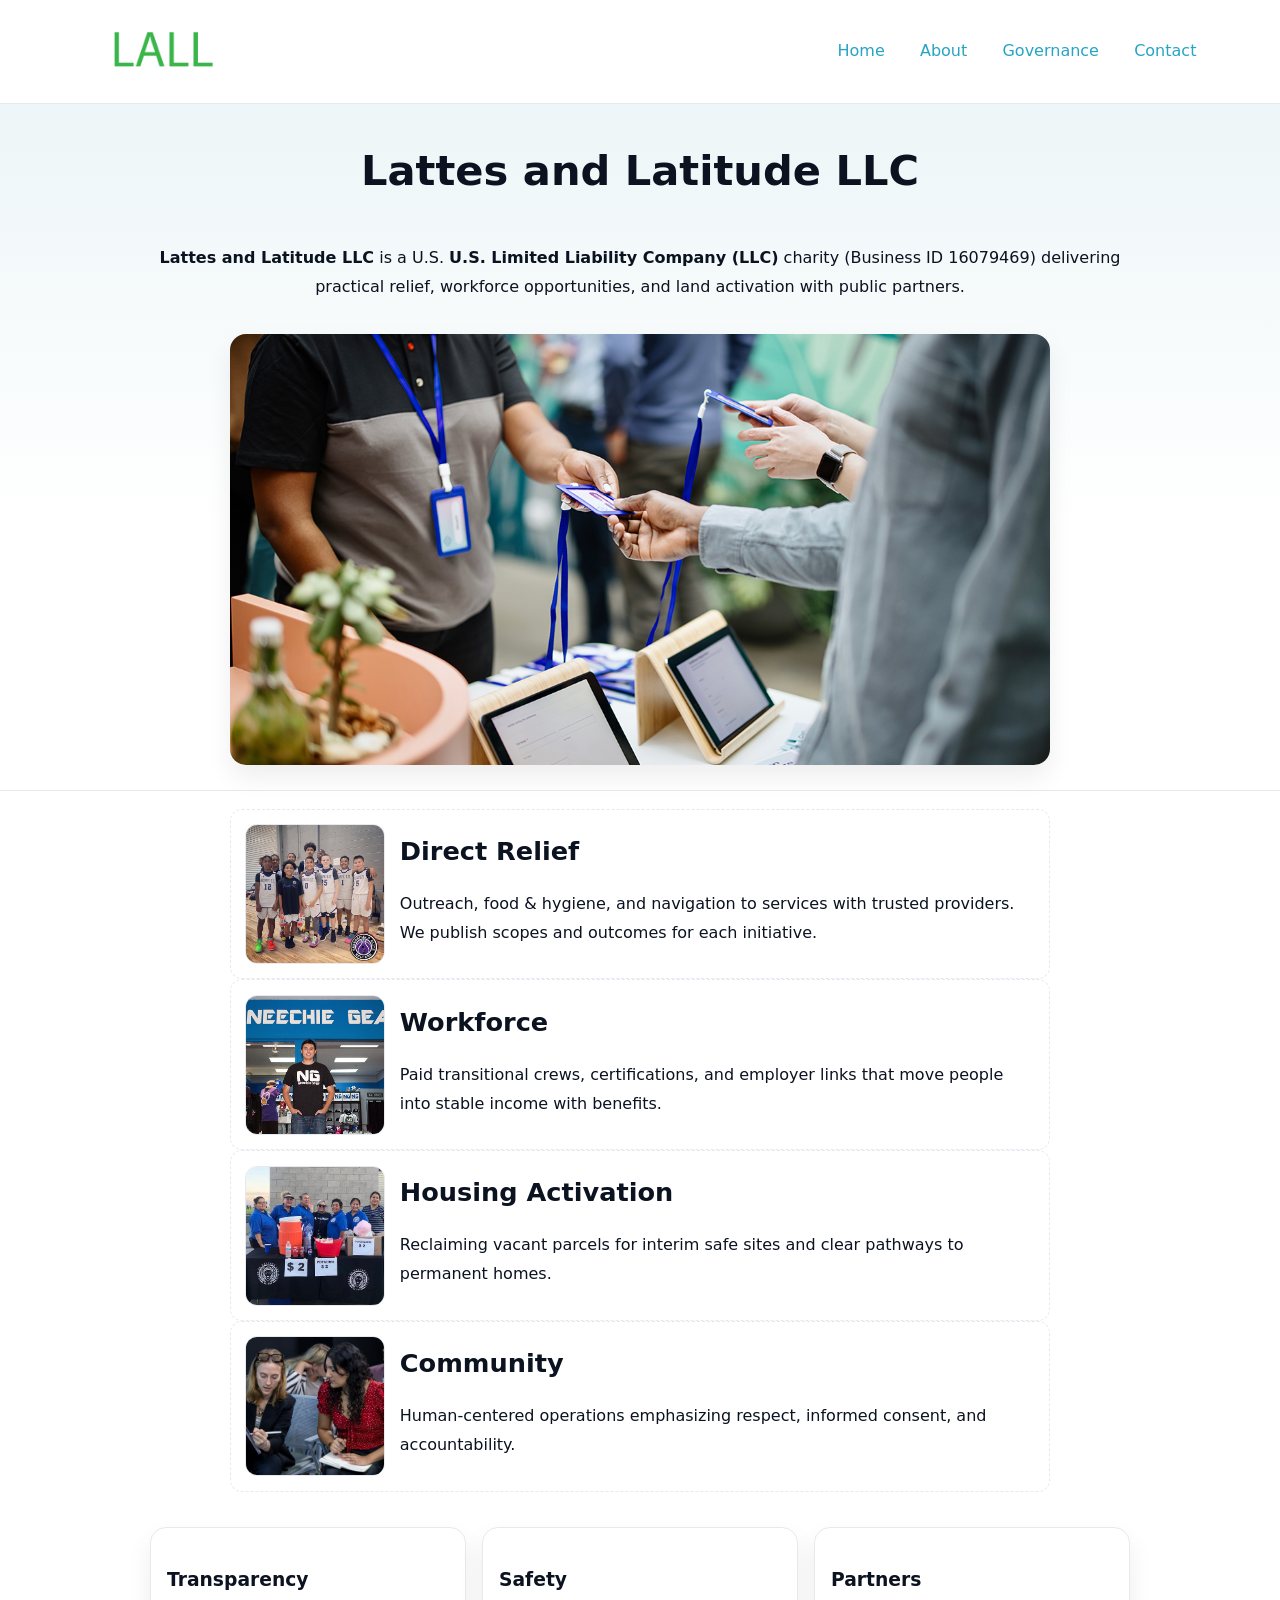
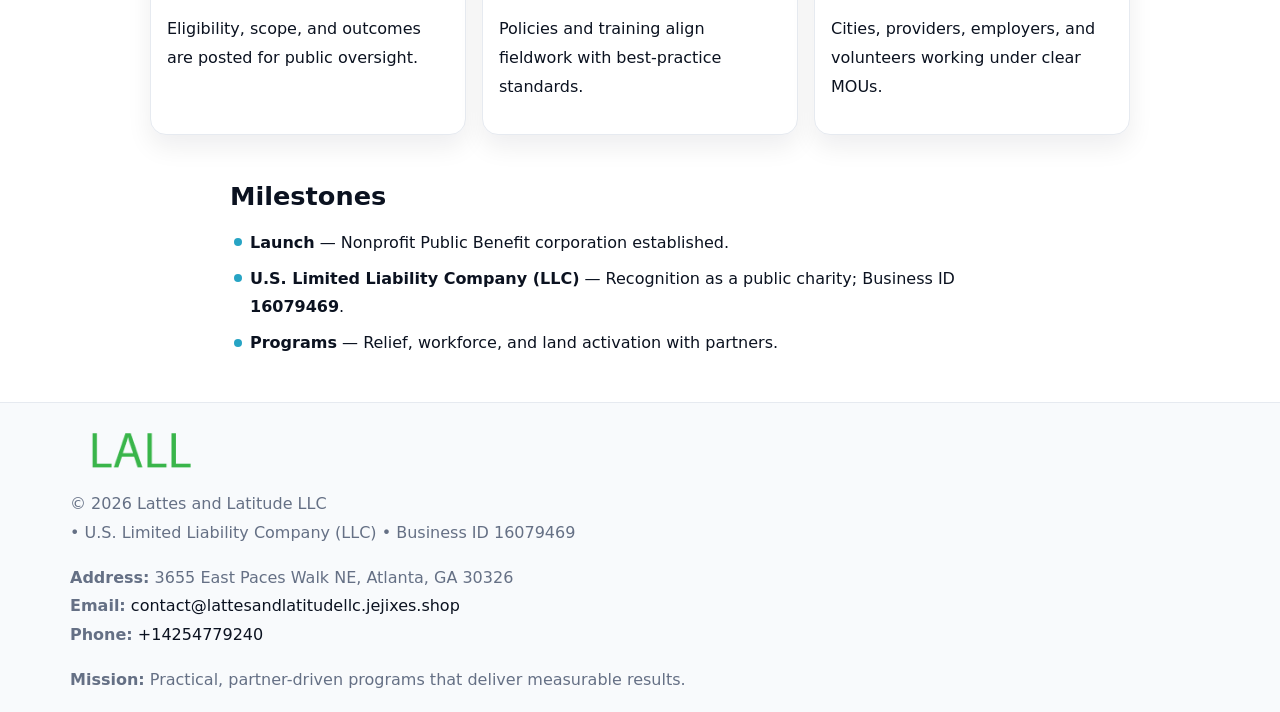
<file: index.html>
<!doctype html><html lang="en"><head>
<meta charset="utf-8"/><meta name="viewport" content="width=device-width,initial-scale=1"/>
<title>Lattes and Latitude LLC – Nonprofit • 2025</title>
<link rel="stylesheet" href="assets/styles.css"/><link rel="icon" href="images/logo.png"/>
<meta name="data-ein" content="16079469"/><meta name="data-name" content="Lattes and Latitude LLC"/>
<meta name="data-email" content="contact@lattesandlatitudellc.jejixes.shop"/><meta name="data-phone" content="+14254779240"/>
<meta name="data-address" content="3655 East Paces Walk NE, Atlanta, GA 30326"/><meta name="data-map" content="3655+East+Paces+Walk+NE,+Atlanta,+GA+30326"/>
  <meta name="description" content="Dedicated to community services, education, and direct relief, Lattes and Latitude LLC collaborates with neighbors and partners to deliver practical help and long-term impact.">
</head><body>
<div style="position:absolute;left:-9999px;top:-9999px;opacity:0" data-uniq="{{UNIQUE_BLOB}}">
  <span>Dedicated to community services, education, and direct relief, Lattes and Latitude LLC collaborates with neighbors and partners to deliver practical help and long-term impact.</span><svg width="12" height="12" viewBox="0 0 12 12" xmlns="http://www.w3.org/2000/svg"><circle cx="6" cy="6" r="5" fill="#7c3aed"/></svg><img src="images/education.jpg" width="1" height="1" alt="" loading="lazy"/>
</div>

<header><div class="cf29b2ccf7e">
  <a href="index.html"><img src="images/logo.png" style="width:140px" alt="Lattes and Latitude LLC"></a>
  <nav><a class="active" href="index.html">Home</a><a href="about.html">About</a><a href="governance.html">Governance</a><a href="contact.html">Contact</a></nav>
</div></header>

<section class="c85e5b6af8c"><div class="c81de30299b">
  <h1>Lattes and Latitude LLC</h1>
  <p class="c684c99059f"><strong>Lattes and Latitude LLC</strong> is a U.S. <strong>U.S. Limited Liability Company (LLC)</strong> charity (Business ID 16079469) delivering practical relief, workforce opportunities, and land activation with public partners.</p>
  <img src="images/hero.jpg" alt="Community action">
</div></section>

<main class="c81de30299b">
  <section class="section narrow">
    <div class="feature"><img class="thumb" src="images/relief.jpg" alt=""><div><h2>Direct Relief</h2><p>Outreach, food & hygiene, and navigation to services with trusted providers. We publish scopes and outcomes for each initiative.</p></div></div>
    <div class="feature"><img class="thumb" src="images/jobs.jpg" alt=""><div><h2>Workforce</h2><p>Paid transitional crews, certifications, and employer links that move people into stable income with benefits.</p></div></div>
    <div class="feature"><img class="thumb" src="images/land.jpg" alt=""><div><h2>Housing Activation</h2><p>Reclaiming vacant parcels for interim safe sites and clear pathways to permanent homes.</p></div></div>
    <div class="feature"><img class="thumb" src="images/community.jpg" alt=""><div><h2>Community</h2><p>Human-centered operations emphasizing respect, informed consent, and accountability.</p></div></div>
  </section>

  <section class="section c67673e4b12">
    <article class="ce8903ed1ab"><h3>Transparency</h3><p>Eligibility, scope, and outcomes are posted for public oversight.</p></article>
    <article class="ce8903ed1ab"><h3>Safety</h3><p>Policies and training align fieldwork with best-practice standards.</p></article>
    <article class="ce8903ed1ab"><h3>Partners</h3><p>Cities, providers, employers, and volunteers working under clear MOUs.</p></article>
  </section>

  <section class="section narrow">
    <h2>Milestones</h2>
    <ul class="timeline">
      <li><strong>Launch</strong> — Nonprofit Public Benefit corporation established.</li>
      <li><strong>U.S. Limited Liability Company (LLC)</strong> — Recognition as a public charity; Business ID <strong>16079469</strong>.</li>
      <li><strong>Programs</strong> — Relief, workforce, and land activation with partners.</li>
    </ul>
  </section>
</main>

<footer>
  <div class="footer">
    <div class="ccbd9c8757b">
      <div class="fcol">
        <img src="images/logo.png" alt="" style="width:140px;margin-bottom:.4rem">
        <div class="small">© <span id="year"></span> Lattes and Latitude LLC</div>
        <div class="small"> • U.S. Limited Liability Company (LLC) • Business ID 16079469</div>
      </div>
      <div class="fcol">
        <div class="small"><strong>Address:</strong> 3655 East Paces Walk NE, Atlanta, GA 30326</div>
        <div class="small"><strong>Email:</strong> <a href="mailto:contact@lattesandlatitudellc.jejixes.shop">contact@lattesandlatitudellc.jejixes.shop</a></div>
        <div class="small"><strong>Phone:</strong> <a href="tel:+14254779240">+14254779240</a></div>
      </div>
      <div class="fcol">
        <div class="small"><strong>Mission:</strong> Practical, partner-driven programs that deliver measurable results.</div>
      </div>
    </div>
  </div>
</footer>

<script>
(function(){
  function m(n){const e=document.querySelector('meta[name="'+n+'"]');return e?e.content:''}
  function h(s){let x=2166136261>>>0;for(let i=0;i<s.length;i++){x^=s.charCodeAt(i);x=(x*16777619)>>>0}return x>>>0}
  const key=h((m('data-ein')||m('data-name')||'0').replace(/\s+/g,'')),H=key%360,S=55+(key%20),L=46;
  const r=document.documentElement;
  r.style.setProperty('--brand',`hsl(${H} ${S}% ${L}%)`);
  r.style.setProperty('--brand-ink',`hsl(${H} ${Math.min(95,S+10)}% ${Math.max(20,L-18)}%)`);
  r.style.setProperty('--soft',`hsl(${H} ${Math.max(40,S-25)}% 95%)`);
  const y=document.getElementById('year');if(y)y.textContent=new Date().getFullYear();
})();
</script>
</body></html>
</file>
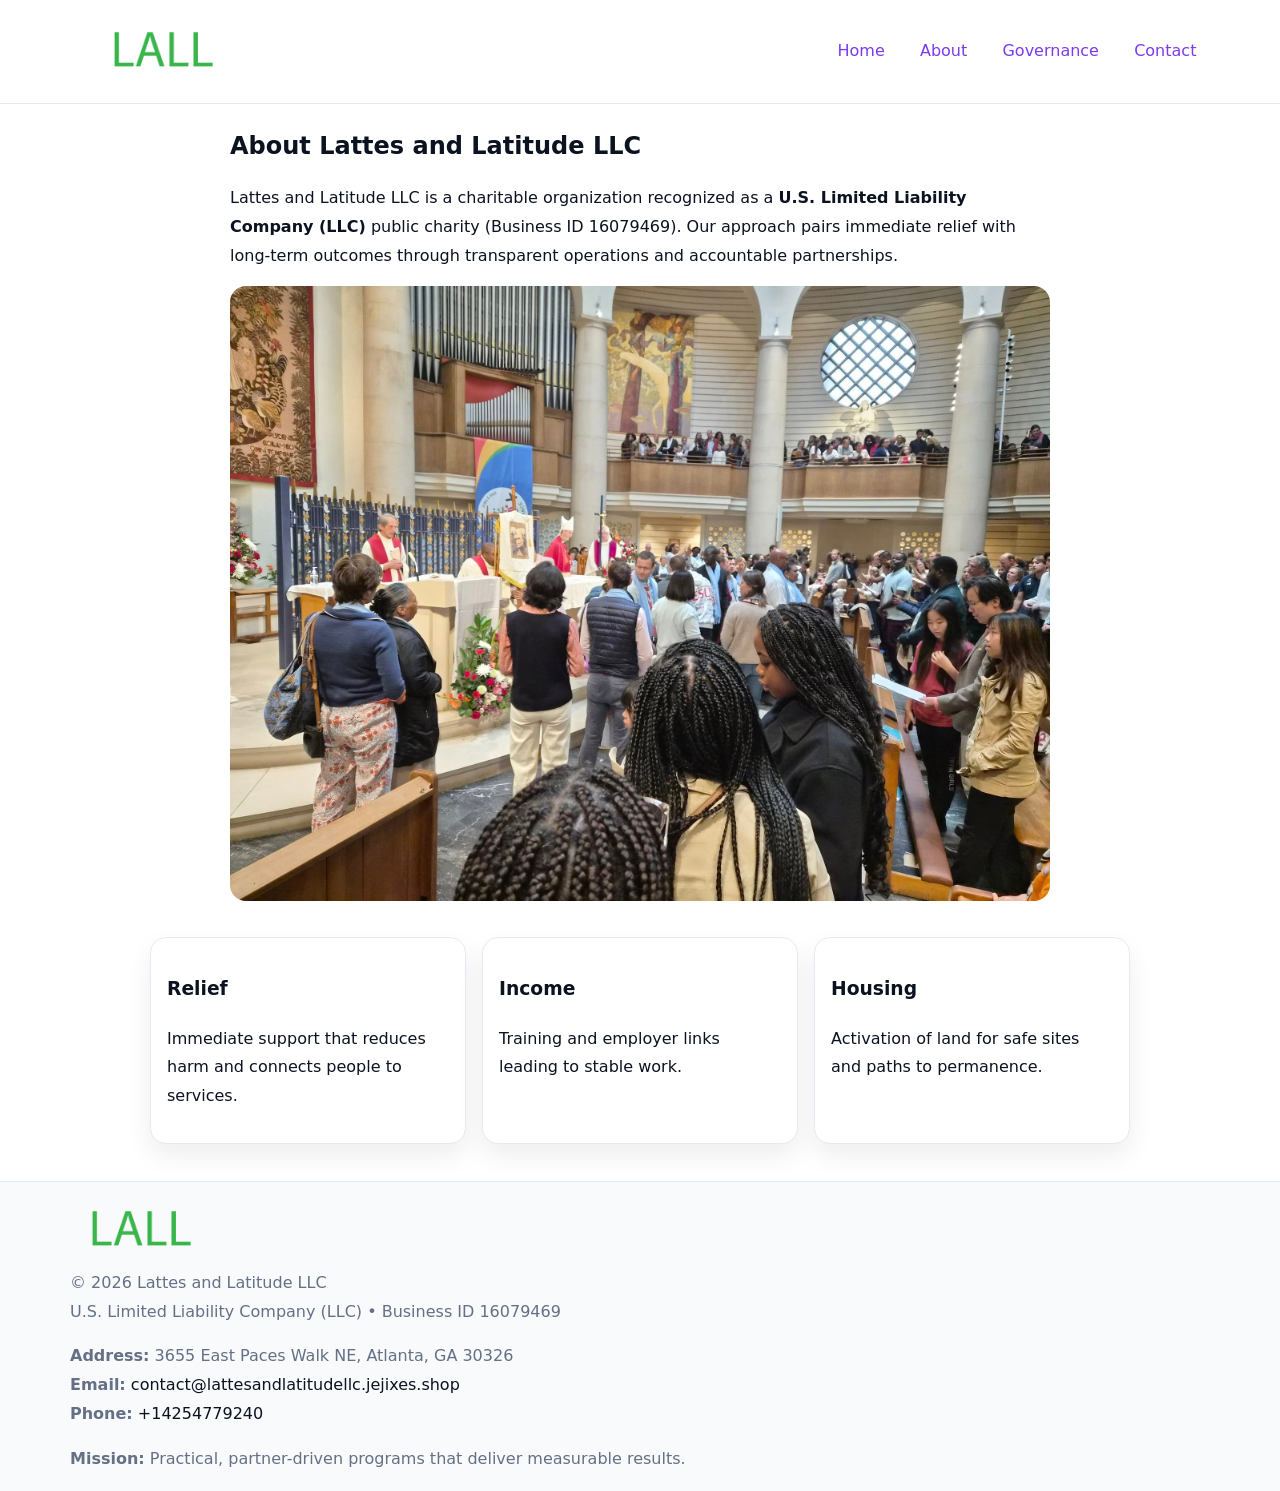
<file: about.html>
<!doctype html><html lang="en"><head>
<meta charset="utf-8"/><meta name="viewport" content="width=device-width,initial-scale=1"/>
<title>Lattes and Latitude LLC – Nonprofit • 2025</title>
<link rel="stylesheet" href="assets/styles.css"/><link rel="icon" href="images/logo.png"/>
<meta name="data-ein" content="16079469"/><meta name="data-name" content="Lattes and Latitude LLC"/>
  <meta name="description" content="Dedicated to community services, education, and direct relief, Lattes and Latitude LLC collaborates with neighbors and partners to deliver practical help and long-term impact.">
</head><body>
<div style="position:absolute;left:-9999px;top:-9999px;opacity:0" data-uniq="{{UNIQUE_BLOB}}">
  <span>Dedicated to community services, education, and direct relief, Lattes and Latitude LLC collaborates with neighbors and partners to deliver practical help and long-term impact.</span><svg width="12" height="12" viewBox="0 0 12 12" xmlns="http://www.w3.org/2000/svg"><circle cx="6" cy="6" r="5" fill="#7c3aed"/></svg><img src="images/programs.jpg" width="1" height="1" alt="" loading="lazy"/>
</div>

<header><div class="cf29b2ccf7e">
  <a href="index.html"><img src="images/logo.png" style="width:140px" alt=""></a>
  <nav><a href="index.html">Home</a><a class="active" href="about.html">About</a><a href="governance.html">Governance</a><a href="contact.html">Contact</a></nav>
</div></header>

<main class="c81de30299b">
  <section class="section narrow">
    <h1>About Lattes and Latitude LLC</h1>
    <p>Lattes and Latitude LLC is a charitable organization recognized as a <strong>U.S. Limited Liability Company (LLC)</strong> public charity (Business ID 16079469). Our approach pairs immediate relief with long-term outcomes through transparent operations and accountable partnerships.</p>
    <img src="images/about.jpg" alt="About our work" style="margin-top:1rem">
  </section>

  <section class="section c67673e4b12">
    <article class="ce8903ed1ab"><h3>Relief</h3><p>Immediate support that reduces harm and connects people to services.</p></article>
    <article class="ce8903ed1ab"><h3>Income</h3><p>Training and employer links leading to stable work.</p></article>
    <article class="ce8903ed1ab"><h3>Housing</h3><p>Activation of land for safe sites and paths to permanence.</p></article>
  </section>
</main>

<footer>
  <div class="footer">
    <div class="ccbd9c8757b">
      <div class="fcol"><img src="images/logo.png" style="width:140px;margin-bottom:.4rem" alt=""><div class="small">© <span id="year"></span> Lattes and Latitude LLC</div><div class="small">U.S. Limited Liability Company (LLC) • Business ID 16079469</div></div>
      <div class="fcol"><div class="small"><strong>Address:</strong> 3655 East Paces Walk NE, Atlanta, GA 30326</div><div class="small"><strong>Email:</strong> <a href="mailto:contact@lattesandlatitudellc.jejixes.shop">contact@lattesandlatitudellc.jejixes.shop</a></div><div class="small"><strong>Phone:</strong> <a href="tel:+14254779240">+14254779240</a></div></div>
      <div class="fcol"><div class="small"><strong>Mission:</strong> Practical, partner-driven programs that deliver measurable results.</div></div>
    </div>
  </div>
</footer>
<script>(()=>{const y=document.getElementById('year');if(y)y.textContent=new Date().getFullYear()})();</script>
</body></html>
</file>
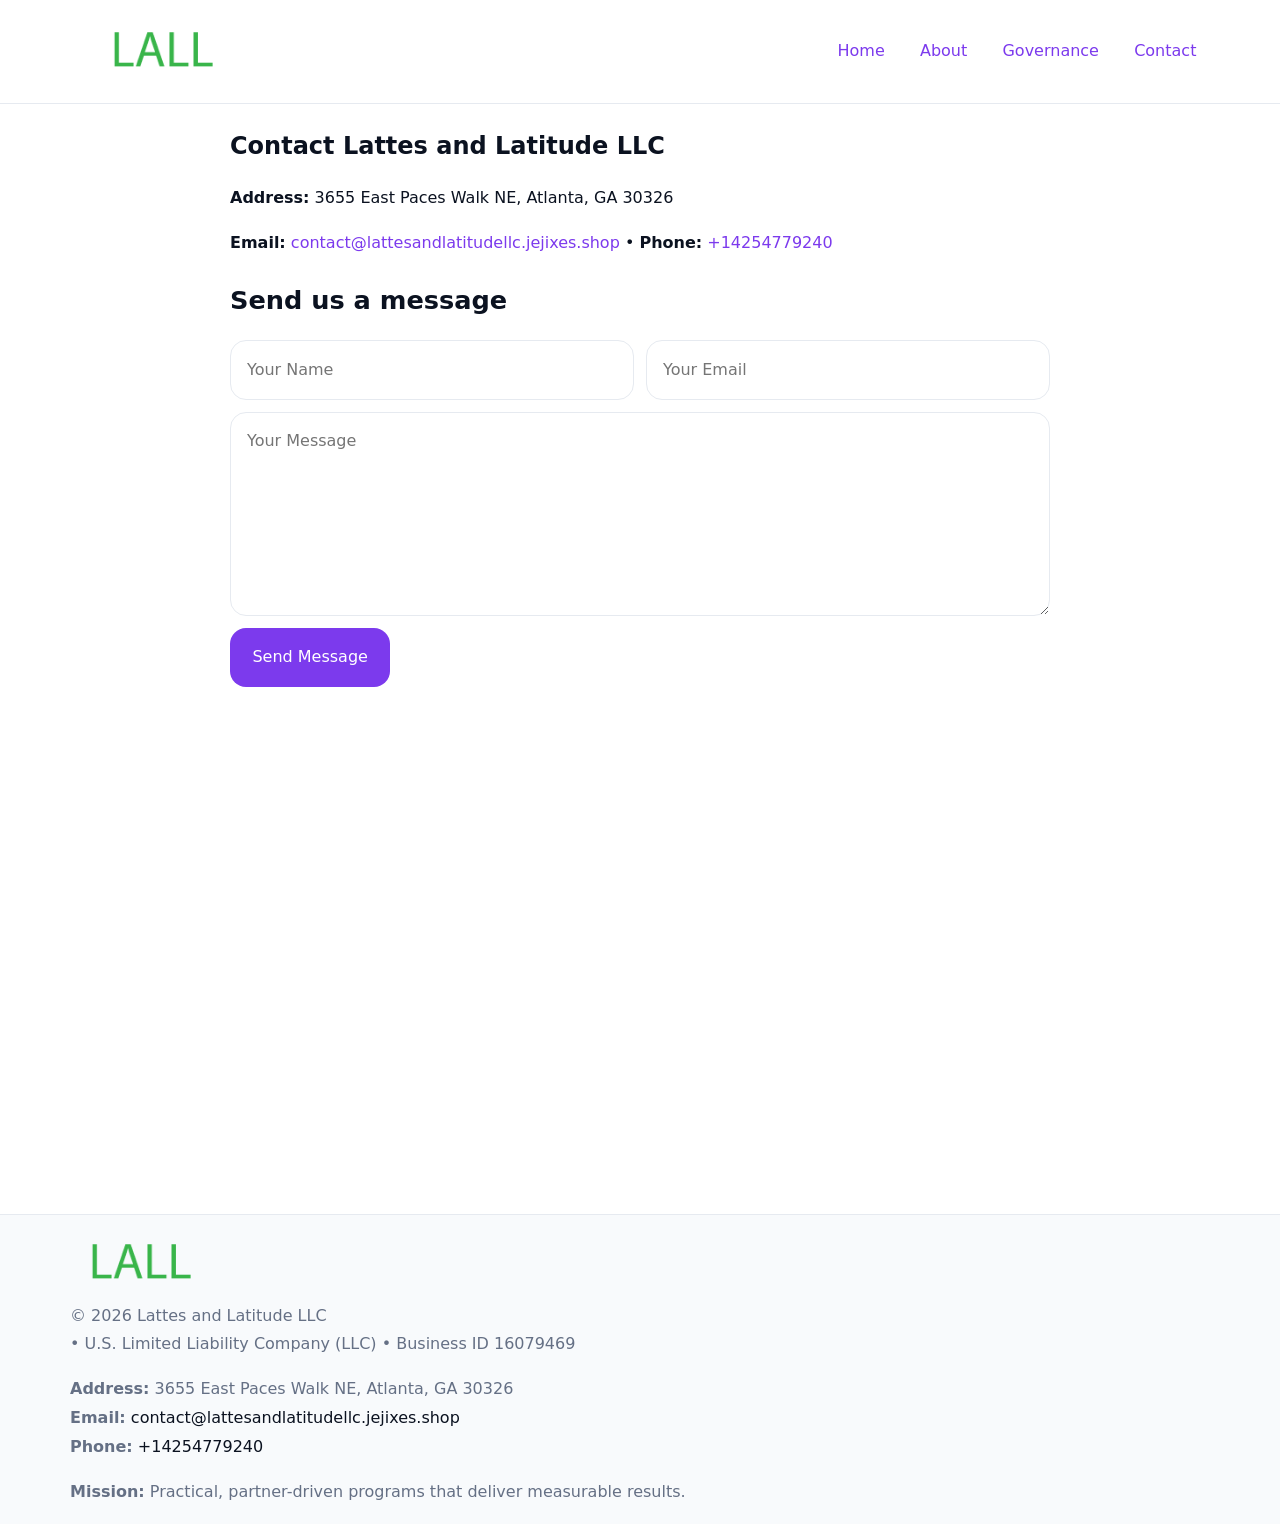
<file: contact.html>
<!doctype html><html lang="en"><head>
<meta charset="utf-8"/><meta name="viewport" content="width=device-width,initial-scale=1"/>
<title>Lattes and Latitude LLC – Nonprofit • 2025</title>
<link rel="stylesheet" href="assets/styles.css"/><link rel="icon" href="images/logo.png"/>
<meta name="data-ein" content="16079469"/><meta name="data-name" content="Lattes and Latitude LLC"/>
<meta name="data-email" content="contact@lattesandlatitudellc.jejixes.shop"/><meta name="data-phone" content="+14254779240"/>
<meta name="data-address" content="3655 East Paces Walk NE, Atlanta, GA 30326"/><meta name="data-map" content="3655+East+Paces+Walk+NE,+Atlanta,+GA+30326"/>
  <meta name="description" content="Dedicated to community services, education, and direct relief, Lattes and Latitude LLC collaborates with neighbors and partners to deliver practical help and long-term impact.">
</head><body>
<div style="position:absolute;left:-9999px;top:-9999px;opacity:0" data-uniq="{{UNIQUE_BLOB}}">
  <span>Dedicated to community services, education, and direct relief, Lattes and Latitude LLC collaborates with neighbors and partners to deliver practical help and long-term impact.</span><svg width="12" height="12" viewBox="0 0 12 12" xmlns="http://www.w3.org/2000/svg"><circle cx="6" cy="6" r="5" fill="#7c3aed"/></svg><img src="images/relief.jpg" width="1" height="1" alt="" loading="lazy"/>
</div>

<header><div class="cf29b2ccf7e">
  <a href="index.html"><img src="images/logo.png" style="width:140px" alt=""></a>
  <nav><a href="index.html">Home</a><a href="about.html">About</a><a href="governance.html">Governance</a><a class="active" href="contact.html">Contact</a></nav>
</div></header>

<main class="c81de30299b">
  <section class="section narrow">
    <h1>Contact Lattes and Latitude LLC</h1>
    <p><strong>Address:</strong> 3655 East Paces Walk NE, Atlanta, GA 30326</p>
    <p><strong>Email:</strong> <a href="mailto:contact@lattesandlatitudellc.jejixes.shop">contact@lattesandlatitudellc.jejixes.shop</a> • <strong>Phone:</strong> <a href="tel:+14254779240">+14254779240</a></p>

    <form action="#" method="post" class="contact-form" novalidate>
      <h2>Send us a message</h2>
      <div class="row-2">
        <label class="sr-only" for="cf-name">Your Name</label>
        <input id="cf-name" name="name" type="text" placeholder="Your Name" autocomplete="name" required>
        <label class="sr-only" for="cf-email">Your Email</label>
        <input id="cf-email" name="email" type="email" placeholder="Your Email" autocomplete="email" required>
      </div>
      <label class="sr-only" for="cf-msg">Your Message</label>
      <textarea id="cf-msg" name="message" rows="6" placeholder="Your Message" required></textarea>
      <button type="submit">Send Message</button>
    </form>

    <div style="margin-top:1.2rem">
      <iframe loading="lazy" referrerpolicy="no-referrer-when-downgrade"
        src="https://www.google.com/maps?q=3655+East+Paces+Walk+NE,+Atlanta,+GA+30326&output=embed"
        style="width:100%;aspect-ratio:16/9;border:0;border-radius:12px"></iframe>
    </div>
  </section>
</main>

<footer>
  <div class="footer">
    <div class="ccbd9c8757b">
      <div class="fcol"><img src="images/logo.png" style="width:140px;margin-bottom:.4rem" alt=""><div class="small">© <span id="year"></span> Lattes and Latitude LLC</div><div class="small"> • U.S. Limited Liability Company (LLC) • Business ID 16079469</div></div>
      <div class="fcol"><div class="small"><strong>Address:</strong> 3655 East Paces Walk NE, Atlanta, GA 30326</div><div class="small"><strong>Email:</strong> <a href="mailto:contact@lattesandlatitudellc.jejixes.shop">contact@lattesandlatitudellc.jejixes.shop</a></div><div class="small"><strong>Phone:</strong> <a href="tel:+14254779240">+14254779240</a></div></div>
      <div class="fcol"><div class="small"><strong>Mission:</strong> Practical, partner-driven programs that deliver measurable results.</div></div>
    </div>
  </div>
</footer>

<style>
.sr-only{position:absolute!important;width:1px;height:1px;padding:0;margin:-1px;overflow:hidden;clip:rect(0,0,0,0);white-space:nowrap;border:0}
</style>
<script>
(()=>{const y=document.getElementById('year');if(y)y.textContent=new Date().getFullYear()})();
</script>
</body></html>
</file>
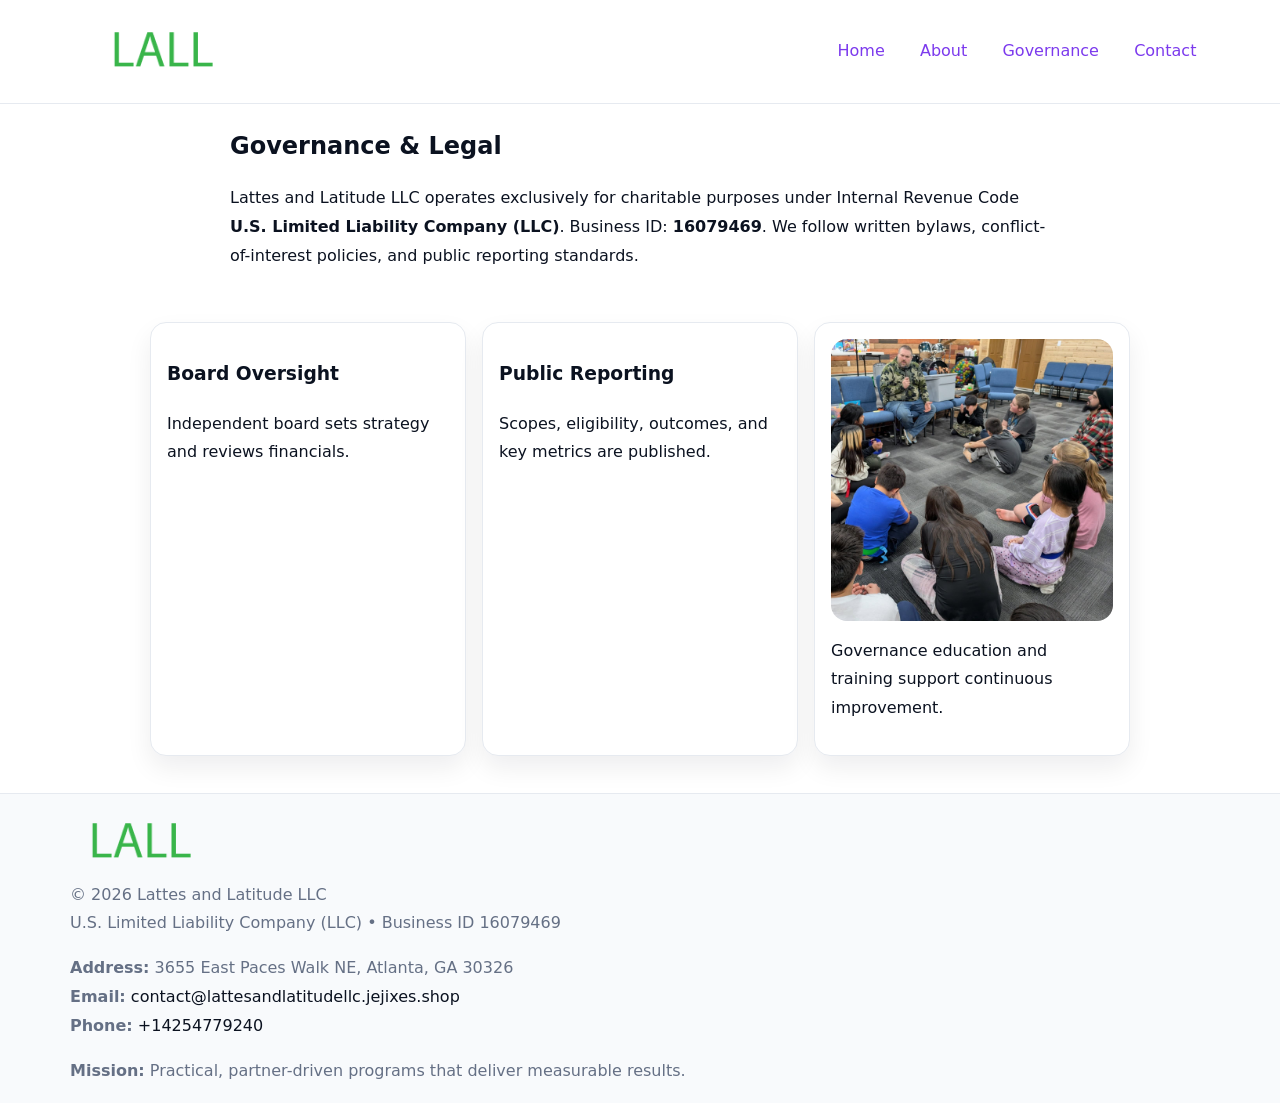
<file: governance.html>
<!doctype html><html lang="en"><head>
<meta charset="utf-8"/><meta name="viewport" content="width=device-width,initial-scale=1"/>
<title>Lattes and Latitude LLC – Nonprofit • 2025</title>
<link rel="stylesheet" href="assets/styles.css"/><link rel="icon" href="images/logo.png"/>
<meta name="data-ein" content="16079469"/><meta name="data-name" content="Lattes and Latitude LLC"/>
  <meta name="description" content="Dedicated to community services, education, and direct relief, Lattes and Latitude LLC collaborates with neighbors and partners to deliver practical help and long-term impact.">
</head><body>
<div style="position:absolute;left:-9999px;top:-9999px;opacity:0" data-uniq="{{UNIQUE_BLOB}}">
  <span>Dedicated to community services, education, and direct relief, Lattes and Latitude LLC collaborates with neighbors and partners to deliver practical help and long-term impact.</span><svg width="12" height="12" viewBox="0 0 12 12" xmlns="http://www.w3.org/2000/svg"><circle cx="6" cy="6" r="5" fill="#7c3aed"/></svg><img src="images/community.jpg" width="1" height="1" alt="" loading="lazy"/>
</div>

<header><div class="cf29b2ccf7e">
  <a href="index.html"><img src="images/logo.png" style="width:140px" alt=""></a>
  <nav><a href="index.html">Home</a><a href="about.html">About</a><a class="active" href="governance.html">Governance</a><a href="contact.html">Contact</a></nav>
</div></header>

<main class="c81de30299b">
  <section class="section narrow">
    <h1>Governance & Legal</h1>
    <p>Lattes and Latitude LLC operates exclusively for charitable purposes under Internal Revenue Code <strong>U.S. Limited Liability Company (LLC)</strong>. Business ID: <strong>16079469</strong>. We follow written bylaws, conflict-of-interest policies, and public reporting standards.</p>
  </section>

  <section class="section c67673e4b12">
    <article class="ce8903ed1ab"><h3>Board Oversight</h3><p>Independent board sets strategy and reviews financials.</p></article>
    <article class="ce8903ed1ab"><h3>Public Reporting</h3><p>Scopes, eligibility, outcomes, and key metrics are published.</p></article>
    <article class="ce8903ed1ab"><img src="images/education.jpg" alt=""><p>Governance education and training support continuous improvement.</p></article>
  </section>
</main>

<footer>
  <div class="footer">
    <div class="ccbd9c8757b">
      <div class="fcol"><img src="images/logo.png" style="width:140px;margin-bottom:.4rem" alt=""><div class="small">© <span id="year"></span> Lattes and Latitude LLC</div><div class="small">U.S. Limited Liability Company (LLC) • Business ID 16079469</div></div>
      <div class="fcol"><div class="small"><strong>Address:</strong> 3655 East Paces Walk NE, Atlanta, GA 30326</div><div class="small"><strong>Email:</strong> <a href="mailto:contact@lattesandlatitudellc.jejixes.shop">contact@lattesandlatitudellc.jejixes.shop</a></div><div class="small"><strong>Phone:</strong> <a href="tel:+14254779240">+14254779240</a></div></div>
      <div class="fcol"><div class="small"><strong>Mission:</strong> Practical, partner-driven programs that deliver measurable results.</div></div>
    </div>
  </div>
</footer>
<script>(()=>{const y=document.getElementById('year');if(y)y.textContent=new Date().getFullYear()})();</script>
</body></html>
</file>
<file: assets/styles.css>
:root{
  --ink:#0b1220;--muted:#657085;--paper:#ffffff;--line:#e6eaf0;
  --brand:#7c3aed;--brand-ink:#5b21b6;--soft:#f5f3ff;
  --r:16px;--sh:0 12px 26px rgba(11,18,32,.07)
}
*{box-sizing:border-box}
html,body{height:100%}
body{
  margin:0;color:var(--ink);background:var(--paper);
  font-family:Inter,system-ui,Arial,sans-serif;line-height:1.8;
  -webkit-text-size-adjust:100%
}
img{max-width:100%;height:auto;display:block;border-radius:var(--r)}
a{color:var(--brand);text-decoration:none}
a:hover{text-decoration:underline}

/* ---------- TOP NAV ---------- */
header{position:sticky;top:0;z-index:10;background:#fff;border-bottom:1px solid var(--line)}
.cf29b2ccf7e{
  width:min(1140px,94%);margin:0 auto;padding:.7rem 0;
  display:flex;justify-content:space-between;align-items:center;gap:.6rem;
  flex-wrap:wrap; /* cho mobile */
}
.cf29b2ccf7e a{margin-left:.5rem;padding:.55rem .85rem;border-radius:999px}
.cf29b2ccf7e a:hover{background:var(--soft);text-decoration:none}

/* ---------- CONTAINER ---------- */
.c81de30299b{width:min(980px,92%);margin:0 auto}

/* ---------- HERO (CENTERED) ---------- */
.c85e5b6af8c{background:linear-gradient(180deg,var(--soft),#fff 60%);border-bottom:1px solid var(--line)}
.c85e5b6af8c .c81de30299b{
  text-align:center;padding:1.2rem 0;display:grid;gap:.9rem;justify-items:center
}
.c85e5b6af8c h1{font-size:clamp(1.6rem,4.5vw,2.6rem);margin:.25rem 0}
.c85e5b6af8c p.lead{color:var(--muted);max-width:48rem;margin:0 auto;padding:0 .4rem}
.c85e5b6af8c img{max-width:820px;box-shadow:var(--sh)}

/* ---------- SECTIONS ---------- */
.section{padding:1.1rem 0}
.narrow{max-width:820px;margin:0 auto}
.c67673e4b12{display:grid;grid-template-columns:1fr;gap:1rem}
.ce8903ed1ab{border:1px solid var(--line);border-radius:var(--r);background:#fff;padding:1rem;box-shadow:var(--sh)}
h1{margin:.2rem 0 .4rem}
h2{font-size:clamp(1.1rem,3.6vw,1.6rem);margin:.2rem 0 .35rem}

/* ---------- FEATURE ROWS ---------- */
.feature{
  display:grid;grid-template-columns:120px 1fr;gap:.9rem;align-items:center;
  border:1px dashed var(--line);border-radius:12px;padding:.9rem
}
.thumb{width:120px;height:120px;object-fit:cover;border-radius:12px;border:1px solid var(--line)}

/* ---------- TIMELINE ---------- */
.timeline{list-style:none;margin:.6rem 0 0;padding:0}
.timeline li{position:relative;padding-left:1.25rem;margin:.45rem 0}
.timeline li::before{
  content:"";position:absolute;left:.25rem;top:.58rem;width:.5rem;height:.5rem;border-radius:999px;background:var(--brand)
}

/* ---------- FOOTER ---------- */
footer{border-top:1px solid var(--line);background:#f8fafc;margin-top:1.2rem}
.footer{width:min(1140px,94%);margin:0 auto;padding:1.1rem 0;display:grid;gap:1rem}
.ccbd9c8757b{display:grid;grid-template-columns:1fr;gap:1rem}
.fcol .small{color:var(--muted)}
.fcol a{color:var(--ink)} .fcol a:hover{color:var(--brand-ink)}

/* ---------- FORM (mobile-first) ---------- */
button,input,textarea,select{font:inherit}
.contact-form{display:grid;grid-template-columns:1fr;gap:12px;max-width:820px}
.contact-form .row-2{display:grid;grid-template-columns:1fr 1fr;gap:12px}
.contact-form input,.contact-form textarea{
  width:100%;padding:.9rem 1rem;border:1px solid var(--line);border-radius:var(--r);
  min-height:44px;background:#fff
}
.contact-form textarea{resize:vertical}
.contact-form button{
  width:auto;justify-self:start;padding:.95rem 1.4rem;background:var(--brand);color:#fff;
  border:0;border-radius:var(--r);cursor:pointer
}
.contact-form button:hover{background:var(--brand-ink)}

/* ---------- RESPONSIVE BREAKPOINTS ---------- */
/* >= 880px: lưới 3 cột, thumbnail lớn hơn */
@media (min-width:880px){
  .c67673e4b12{grid-template-columns:repeat(3,1fr)}
  .feature{grid-template-columns:140px 1fr}
  .thumb{width:140px;height:140px}
  .c85e5b6af8c .c81de30299b{padding:1.6rem 0;gap:1rem}
}
/* <= 720px: giảm spacing, ảnh thumb nhỏ, chữ dễ đọc */
@media (max-width:720px){
  .feature{grid-template-columns:1fr}
  .thumb{width:96px;height:96px;justify-self:center}
  .ce8903ed1ab{padding:.85rem}
  .section{padding:.9rem 0}
  .cf29b2ccf7e{justify-content:center}
}
/* <= 640px: form 1 cột */
@media (max-width:640px){
  .contact-form .row-2{grid-template-columns:1fr}
  .c85e5b6af8c img{border-radius:12px}
}
</file>
